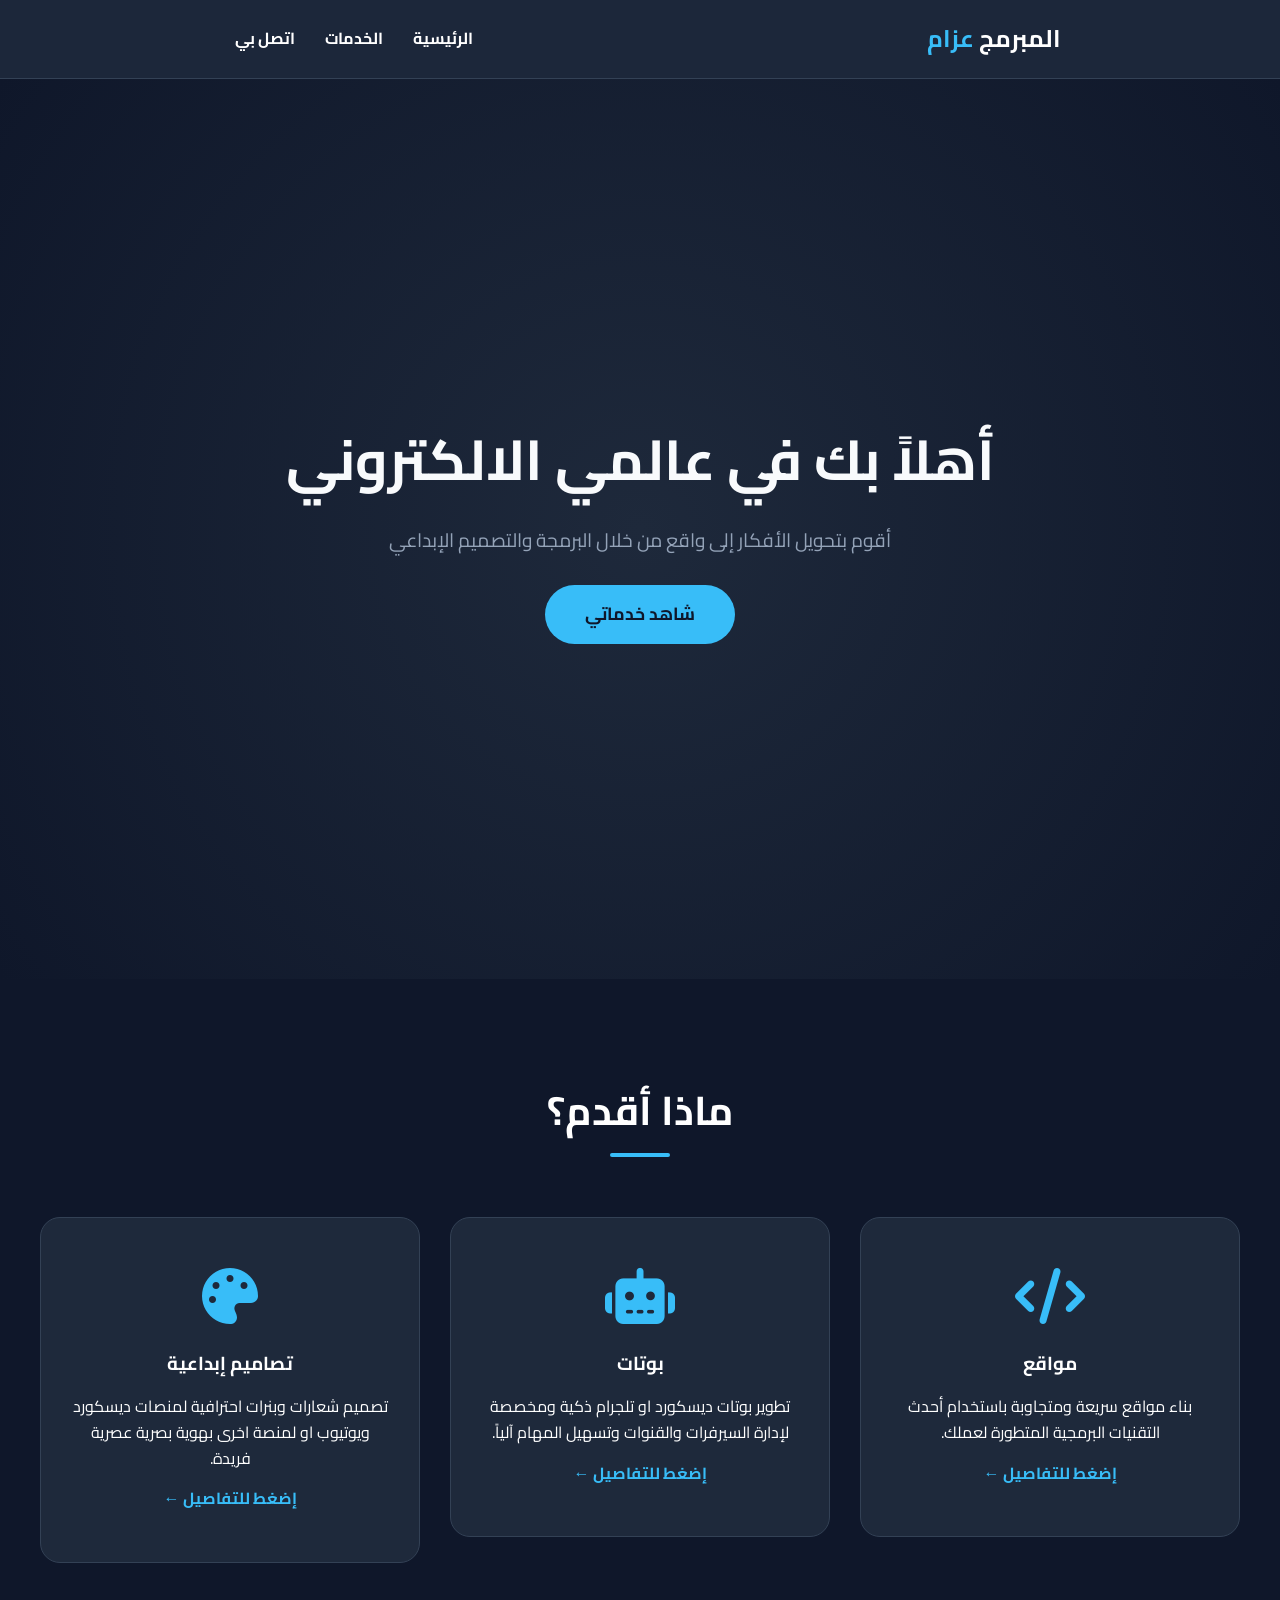
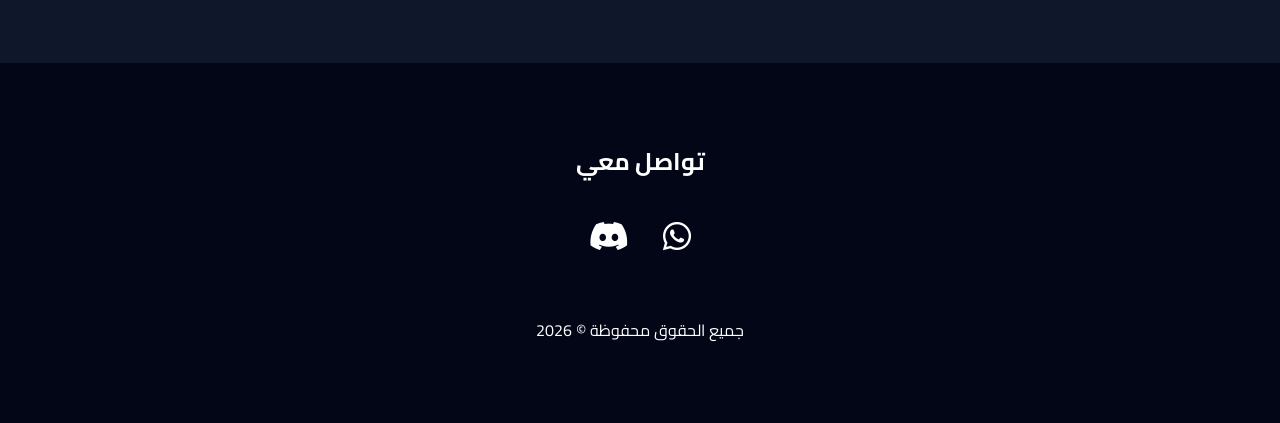
<file: index.html>
<!DOCTYPE html>
<html lang="ar" dir="rtl">
<head>
    <meta charset="UTF-8">
    <meta name="viewport" content="width=device-width, initial-scale=1.0">
    <title>موقع المطور عزام</title>
    <link rel="stylesheet" href="style.css">
    <link rel="stylesheet" href="https://cdnjs.cloudflare.com/ajax/libs/font-awesome/6.4.0/css/all.min.css">
    <link href="https://fonts.googleapis.com/css2?family=Cairo:wght@400;700&display=swap" rel="stylesheet">
    <style>
        .service-link { text-decoration: none; color: inherit; display: block; }
        .service-box:hover { cursor: pointer; border-color: #38bdf8; }
        
        .social-icons a {
            color: white;
            font-size: 2rem;
            margin: 0 15px;
            transition: 0.3s;
            text-decoration: none;
            display: inline-block;
        }
        .social-icons a:hover {
            color: #38bdf8;
            transform: scale(1.2);
        }
    </style>
</head>
<body>

    <nav class="navbar">
        <div class="logo">المبرمج <span>عزام</span></div>
        <ul class="nav-links">
            <li><a href="#home">الرئيسية</a></li>
            <li><a href="#services">الخدمات</a></li>
            <li><a href="#contact">اتصل بي</a></li>
        </ul>
    </nav>

    <section id="home" class="hero">
        <div class="hero-content">
            <h1>أهلاً بك في عالمي الالكتروني</h1>
            <p>أقوم بتحويل الأفكار إلى واقع من خلال البرمجة والتصميم الإبداعي</p>
            <a href="#services" class="btn">شاهد خدماتي</a>
        </div>
    </section>

    <section id="services" class="services">
        <h2 class="section-title">ماذا أقدم؟</h2>
        <div class="services-container">
            
            <a href="service-web.html" class="service-link">
                <div class="service-box">
                    <i class="fas fa-code"></i>
                    <h3>مواقع</h3>
                    <p>بناء مواقع سريعة ومتجاوبة باستخدام أحدث التقنيات البرمجية المتطورة لعملك.</p>
                    <p style="color: #38bdf8; margin-top: 15px; font-weight: bold;">إضغط للتفاصيل ←</p>
                </div>
            </a>

            <a href="service-app.html" class="service-link">
                <div class="service-box">
                    <i class="fas fa-robot"></i>
                    <h3>بوتات</h3>
                    <p>تطوير بوتات ديسكورد او تلجرام ذكية ومخصصة لإدارة السيرفرات والقنوات وتسهيل المهام آلياً.</p>
                    <p style="color: #38bdf8; margin-top: 15px; font-weight: bold;">إضغط للتفاصيل ←</p>
                </div>
            </a>

            <a href="service-ui.html" class="service-link">
                <div class="service-box">
                    <i class="fas fa-palette"></i>
                    <h3>تصاميم إبداعية</h3>
                    <p>تصميم شعارات وبنرات احترافية لمنصات ديسكورد ويوتيوب او لمنصة اخرى بهوية بصرية عصرية فريدة.</p>
                    <p style="color: #38bdf8; margin-top: 15px; font-weight: bold;">إضغط للتفاصيل ←</p>
                </div>
            </a>

        </div>
    </section>

    <footer id="contact">
        <div class="footer-content">
            <h2>تواصل معي</h2>
            <div class="social-icons">
                <a href="https://wa.me/966578550197" target="_blank">
                    <i class="fab fa-whatsapp"></i>
                </a>
                
                <a href="https://discord.gg/mZqTnsrz4b" target="_blank">
                    <i class="fab fa-discord"></i>
                </a>
            </div>
            <br>
            <p>جميع الحقوق محفوظة &copy; 2026</p>
        </div>
    </footer>

</body>
</html>
</file>
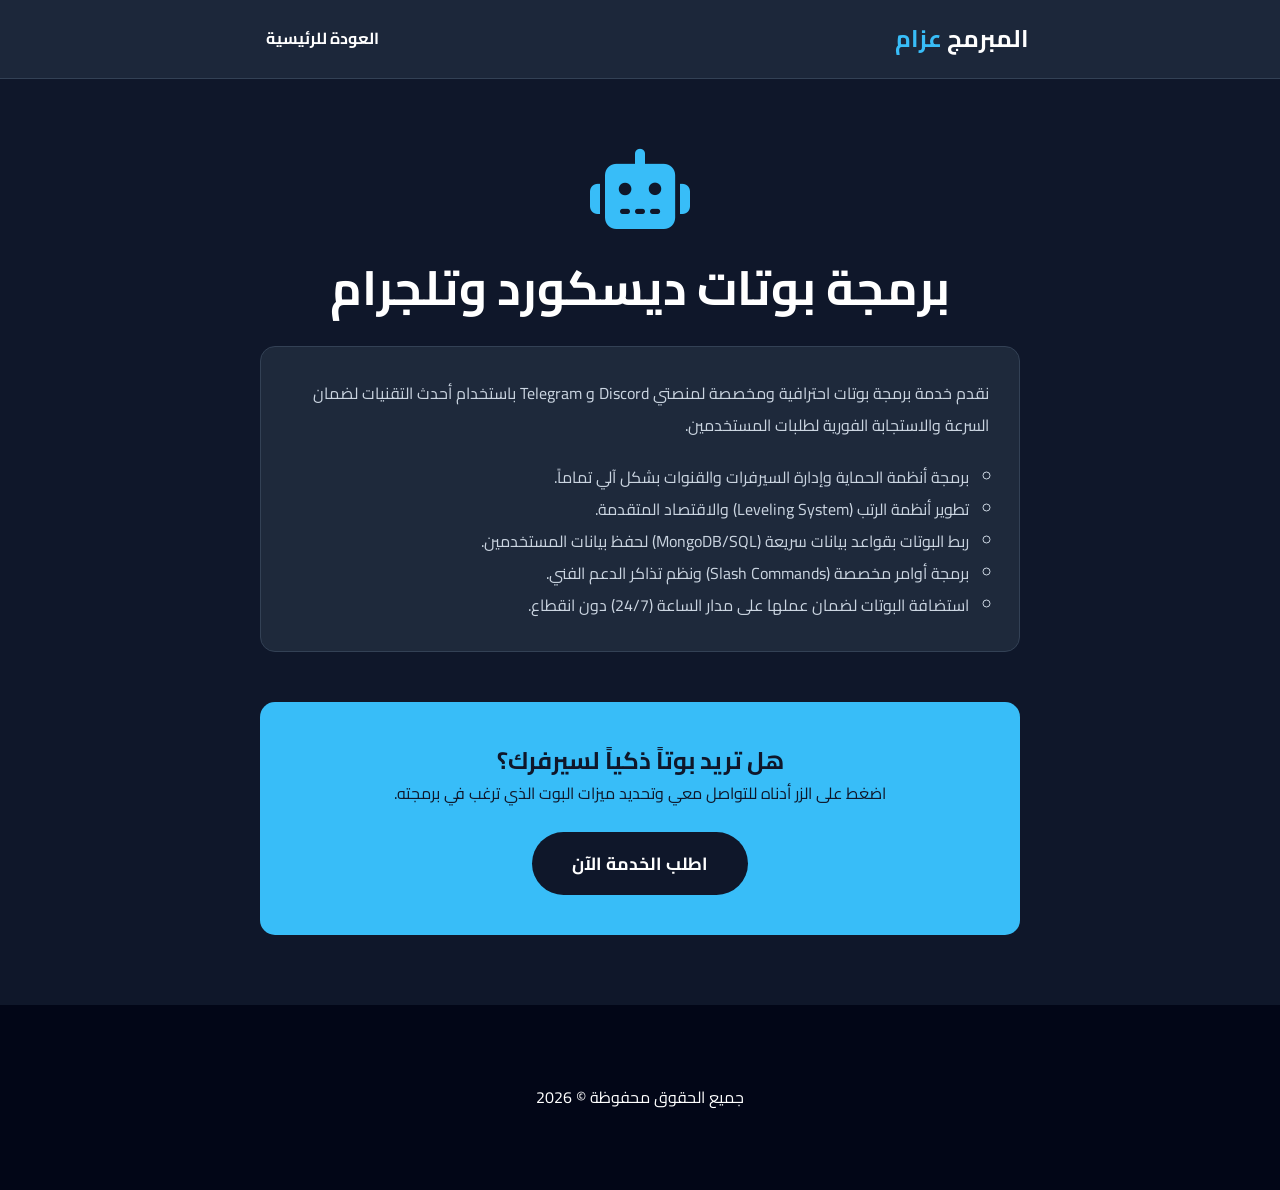
<file: service-app.html>
<!DOCTYPE html>
<html lang="ar" dir="rtl">
<head>
    <meta charset="UTF-8">
    <meta name="viewport" content="width=device-width, initial-scale=1.0">
    <title>خدمة برمجة البوتات الذكية</title>
    <link rel="stylesheet" href="style.css">
    <link rel="stylesheet" href="https://cdnjs.cloudflare.com/ajax/libs/font-awesome/6.4.0/css/all.min.css">
    <link href="https://fonts.googleapis.com/css2?family=Cairo:wght@400;700&display=swap" rel="stylesheet">
    <style>
        /* تنسيق النافذة المنبثقة (Modal) */
        .modal {
            display: none; 
            position: fixed;
            z-index: 2000;
            left: 0;
            top: 0;
            width: 100%;
            height: 100%;
            background-color: rgba(0,0,0,0.8); 
            backdrop-filter: blur(5px);
        }

        .modal-content {
            background-color: #1e293b;
            margin: 15% auto;
            padding: 30px;
            border: 2px solid #38bdf8;
            width: 90%;
            max-width: 400px;
            border-radius: 20px;
            text-align: center;
            position: relative;
            animation: slideDown 0.4s ease-out;
        }

        @keyframes slideDown {
            from { transform: translateY(-50px); opacity: 0; }
            to { transform: translateY(0); opacity: 1; }
        }

        .close-btn {
            position: absolute;
            top: 10px;
            left: 15px;
            color: #94a3b8;
            font-size: 28px;
            font-weight: bold;
            cursor: pointer;
        }

        .close-btn:hover { color: #fff; }

        .contact-info {
            margin-top: 20px;
            font-size: 1.2rem;
        }

        .contact-link {
            text-decoration: none;
            display: block;
            margin: 10px 0;
        }

        .contact-item {
            background: #0f172a;
            padding: 15px;
            border-radius: 10px;
            display: flex;
            align-items: center;
            justify-content: center;
            gap: 10px;
            color: #38bdf8;
            font-weight: bold;
            border: 1px solid #334155;
            transition: 0.3s;
        }

        .contact-item:hover {
            background: #232f44;
            border-color: #38bdf8;
            transform: scale(1.02);
        }
    </style>
</head>
<body>

    <nav class="navbar">
        <div class="logo"><a href="index.html" style="text-decoration: none; color: inherit;">المبرمج <span>عزام</span></a></div>
        <ul class="nav-links">
            <li><a href="index.html">العودة للرئيسية</a></li>
        </ul>
    </nav>

    <section class="service-details">
        <div class="container" style="max-width: 800px; margin: 50px auto; padding: 20px; text-align: center;">
            <i class="fas fa-robot" style="font-size: 5rem; color: #38bdf8; margin-bottom: 20px;"></i>
            <h1 style="font-size: 3rem; margin-bottom: 20px;">برمجة بوتات ديسكورد وتلجرام</h1>
            
            <div class="description" style="text-align: right; background: #1e293b; padding: 30px; border-radius: 15px; line-height: 2; color: #cbd5e1; border: 1px solid #334155;">
                <p>نقدم خدمة برمجة بوتات احترافية ومخصصة لمنصتي Discord و Telegram باستخدام أحدث التقنيات لضمان السرعة والاستجابة الفورية لطلبات المستخدمين.</p>
                <ul style="margin-top: 20px; list-style: circle; padding-right: 20px;">
                    <li>برمجة أنظمة الحماية وإدارة السيرفرات والقنوات بشكل آلي تماماً.</li>
                    <li>تطوير أنظمة الرتب (Leveling System) والاقتصاد المتقدمة.</li>
                    <li>ربط البوتات بقواعد بيانات سريعة (MongoDB/SQL) لحفظ بيانات المستخدمين.</li>
                    <li>برمجة أوامر مخصصة (Slash Commands) ونظم تذاكر الدعم الفني.</li>
                    <li>استضافة البوتات لضمان عملها على مدار الساعة (24/7) دون انقطاع.</li>
                </ul>
            </div>

            <div class="order-section" style="margin-top: 50px; background: #38bdf8; padding: 40px; border-radius: 15px; color: #0f172a;">
                <h2>هل تريد بوتاً ذكياً لسيرفرك؟</h2>
                <p>اضغط على الزر أدناه للتواصل معي وتحديد ميزات البوت الذي ترغب في برمجته.</p>
                <br>
                <button id="orderBtn" class="btn" style="background: #0f172a; color: white; border: none; font-family: 'Cairo'; cursor: pointer;">اطلب الخدمة الآن</button>
            </div>
        </div>
    </section>

    <div id="contactModal" class="modal">
        <div class="modal-content">
            <span class="close-btn">&times;</span>
            <h2 style="color: #fff;">معلومات التواصل</h2>
            <p style="color: #94a3b8;">تواصل معي لطلب برمجة بوتك الخاص:</p>
            
            <div class="contact-info">
                <a href="https://wa.me/966578550197" target="_blank" class="contact-link">
                    <div class="contact-item">
                        <i class="fab fa-whatsapp"></i>
                        <span>واتساب</span>
                    </div>
                </a>

                <a href="https://discord.gg/mZqTnsrz4b" target="_blank" class="contact-link">
                    <div class="contact-item">
                        <i class="fab fa-discord"></i>
                        <span>ديسكورد</span>
                    </div>
                </a>
            </div>
            
            <p style="margin-top: 15px; font-size: 0.8rem; color: #64748b;">سيتم الرد عليك لمناقشة فكرة البوت وتفاصيل برمجته!</p>
        </div>
    </div>

    <footer>
        <p>جميع الحقوق محفوظة &copy; 2026</p>
    </footer>

    <script>
        var modal = document.getElementById("contactModal");
        var btn = document.getElementById("orderBtn");
        var span = document.getElementsByClassName("close-btn")[0];

        btn.onclick = function() {
            modal.style.display = "block";
        }

        span.onclick = function() {
            modal.style.display = "none";
        }

        window.onclick = function(event) {
            if (event.target == modal) {
                modal.style.display = "none";
            }
        }
    </script>

</body>
</html>
</file>
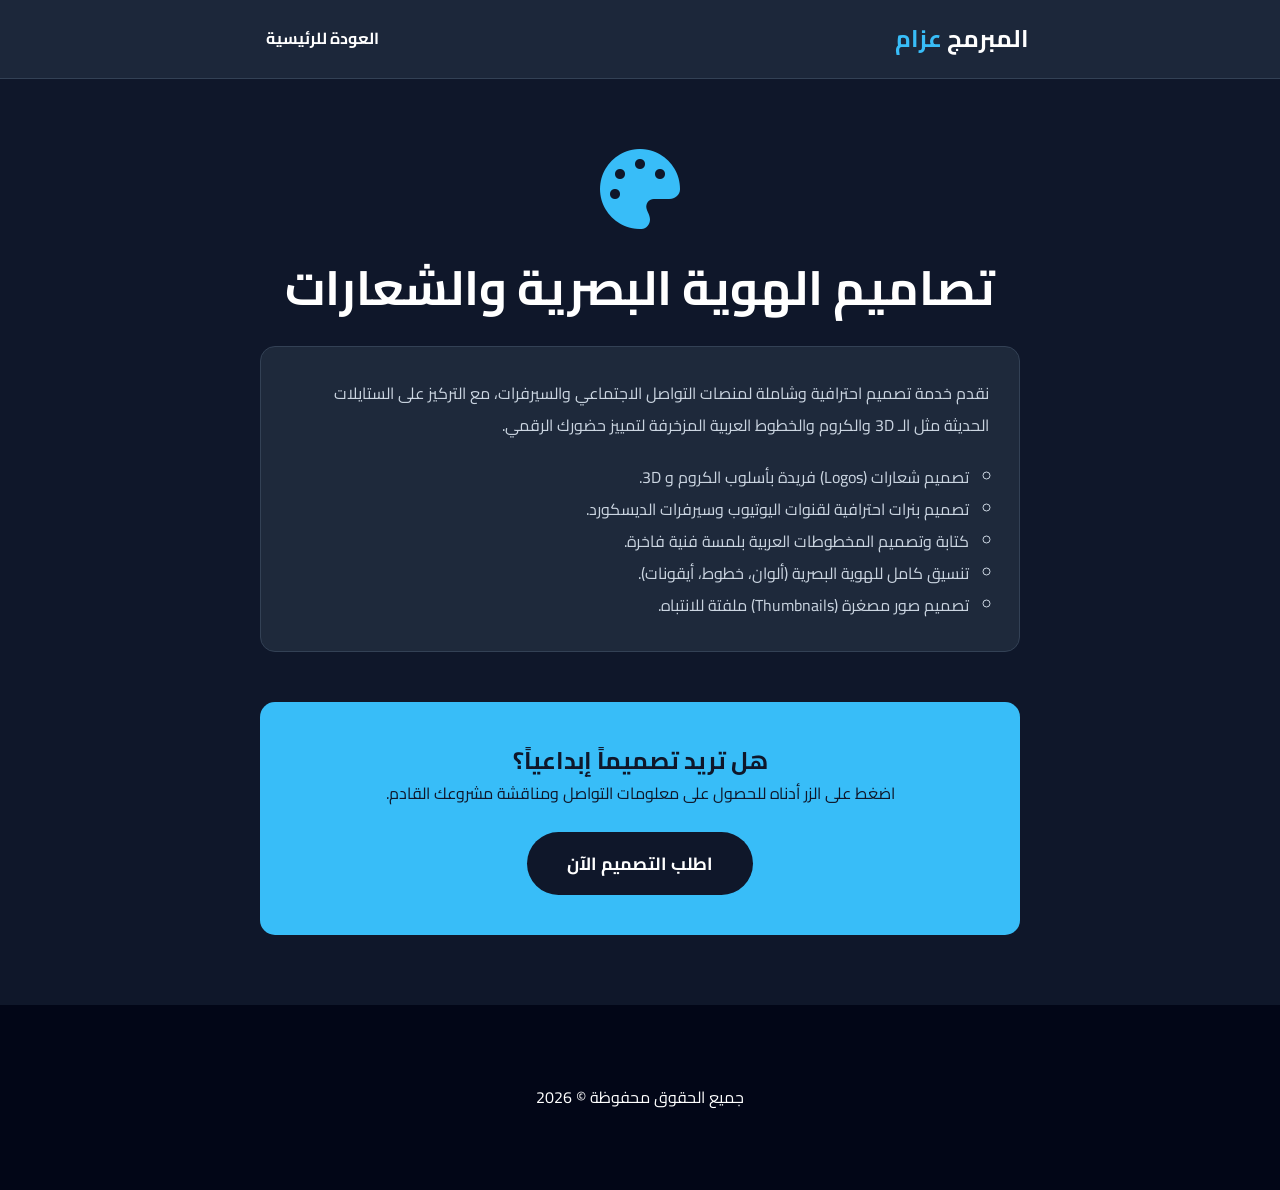
<file: service-ui.html>
<!DOCTYPE html>
<html lang="ar" dir="rtl">
<head>
    <meta charset="UTF-8">
    <meta name="viewport" content="width=device-width, initial-scale=1.0">
    <title>خدمة التصاميم الإبداعية</title>
    <link rel="stylesheet" href="style.css">
    <link rel="stylesheet" href="https://cdnjs.cloudflare.com/ajax/libs/font-awesome/6.4.0/css/all.min.css">
    <link href="https://fonts.googleapis.com/css2?family=Cairo:wght@400;700&display=swap" rel="stylesheet">
    <style>
        .modal {
            display: none; 
            position: fixed;
            z-index: 2000;
            left: 0;
            top: 0;
            width: 100%;
            height: 100%;
            background-color: rgba(0,0,0,0.8); 
            backdrop-filter: blur(5px);
        }

        .modal-content {
            background-color: #1e293b;
            margin: 15% auto;
            padding: 30px;
            border: 2px solid #38bdf8;
            width: 90%;
            max-width: 400px;
            border-radius: 20px;
            text-align: center;
            position: relative;
            animation: slideDown 0.4s ease-out;
        }

        @keyframes slideDown {
            from { transform: translateY(-50px); opacity: 0; }
            to { transform: translateY(0); opacity: 1; }
        }

        .close-btn {
            position: absolute;
            top: 10px;
            left: 15px;
            color: #94a3b8;
            font-size: 28px;
            font-weight: bold;
            cursor: pointer;
        }

        .close-btn:hover { color: #fff; }

        .contact-info {
            margin-top: 20px;
            font-size: 1.2rem;
        }

        .contact-link {
            text-decoration: none;
            display: block;
            margin: 10px 0;
        }

        .contact-item {
            background: #0f172a;
            padding: 15px;
            border-radius: 10px;
            display: flex;
            align-items: center;
            justify-content: center;
            gap: 10px;
            color: #38bdf8;
            font-weight: bold;
            border: 1px solid #334155;
            transition: 0.3s;
        }

        .contact-item:hover {
            background: #232f44;
            border-color: #38bdf8;
            transform: scale(1.02);
        }
    </style>
</head>
<body>

    <nav class="navbar">
        <div class="logo"><a href="index.html" style="text-decoration: none; color: inherit;">المبرمج <span>عزام</span></a></div>
        <ul class="nav-links">
            <li><a href="index.html">العودة للرئيسية</a></li>
        </ul>
    </nav>

    <section class="service-details">
        <div class="container" style="max-width: 800px; margin: 50px auto; padding: 20px; text-align: center;">
            <i class="fas fa-palette" style="font-size: 5rem; color: #38bdf8; margin-bottom: 20px;"></i>
            <h1 style="font-size: 3rem; margin-bottom: 20px;">تصاميم الهوية البصرية والشعارات</h1>
            
            <div class="description" style="text-align: right; background: #1e293b; padding: 30px; border-radius: 15px; line-height: 2; color: #cbd5e1; border: 1px solid #334155;">
                <p>نقدم خدمة تصميم احترافية وشاملة لمنصات التواصل الاجتماعي والسيرفرات، مع التركيز على الستايلات الحديثة مثل الـ 3D والكروم والخطوط العربية المزخرفة لتمييز حضورك الرقمي.</p>
                <ul style="margin-top: 20px; list-style: circle; padding-right: 20px;">
                    <li>تصميم شعارات (Logos) فريدة بأسلوب الكروم و 3D.</li>
                    <li>تصميم بنرات احترافية لقنوات اليوتيوب وسيرفرات الديسكورد.</li>
                    <li>كتابة وتصميم المخطوطات العربية بلمسة فنية فاخرة.</li>
                    <li>تنسيق كامل للهوية البصرية (ألوان، خطوط، أيقونات).</li>
                    <li>تصميم صور مصغرة (Thumbnails) ملفتة للانتباه.</li>
                </ul>
            </div>

            <div class="order-section" style="margin-top: 50px; background: #38bdf8; padding: 40px; border-radius: 15px; color: #0f172a;">
                <h2>هل تريد تصميماً إبداعياً؟</h2>
                <p>اضغط على الزر أدناه للحصول على معلومات التواصل ومناقشة مشروعك القادم.</p>
                <br>
                <button id="orderBtn" class="btn" style="background: #0f172a; color: white; border: none; font-family: 'Cairo'; cursor: pointer;">اطلب التصميم الآن</button>
            </div>
        </div>
    </section>

    <div id="contactModal" class="modal">
        <div class="modal-content">
            <span class="close-btn">&times;</span>
            <h2 style="color: #fff;">معلومات التواصل</h2>
            <p style="color: #94a3b8;">اضغط على الوسيلة المفضلة لديك:</p>
            
            <div class="contact-info">
                <a href="https://wa.me/966578550197" target="_blank" class="contact-link">
                    <div class="contact-item">
                        <i class="fab fa-whatsapp"></i>
                        <span>واتساب</span>
                    </div>
                </a>

                <a href="https://discord.gg/mZqTnsrz4b" target="_blank" class="contact-link">
                    <div class="contact-item">
                        <i class="fab fa-discord"></i>
                        <span>ديسكورد</span>
                    </div>
                </a>
            </div>
            
            <p style="margin-top: 15px; font-size: 0.8rem; color: #64748b;">سأقوم بالرد عليك لمناقشة تفاصيل التصميم!</p>
        </div>
    </div>

    <footer>
        <p>جميع الحقوق محفوظة &copy; 2026</p>
    </footer>

    <script>
        var modal = document.getElementById("contactModal");
        var btn = document.getElementById("orderBtn");
        var span = document.getElementsByClassName("close-btn")[0];

        btn.onclick = function() {
            modal.style.display = "block";
        }

        span.onclick = function() {
            modal.style.display = "none";
        }

        window.onclick = function(event) {
            if (event.target == modal) {
                modal.style.display = "none";
            }
        }
    </script>

</body>
</html>
</file>
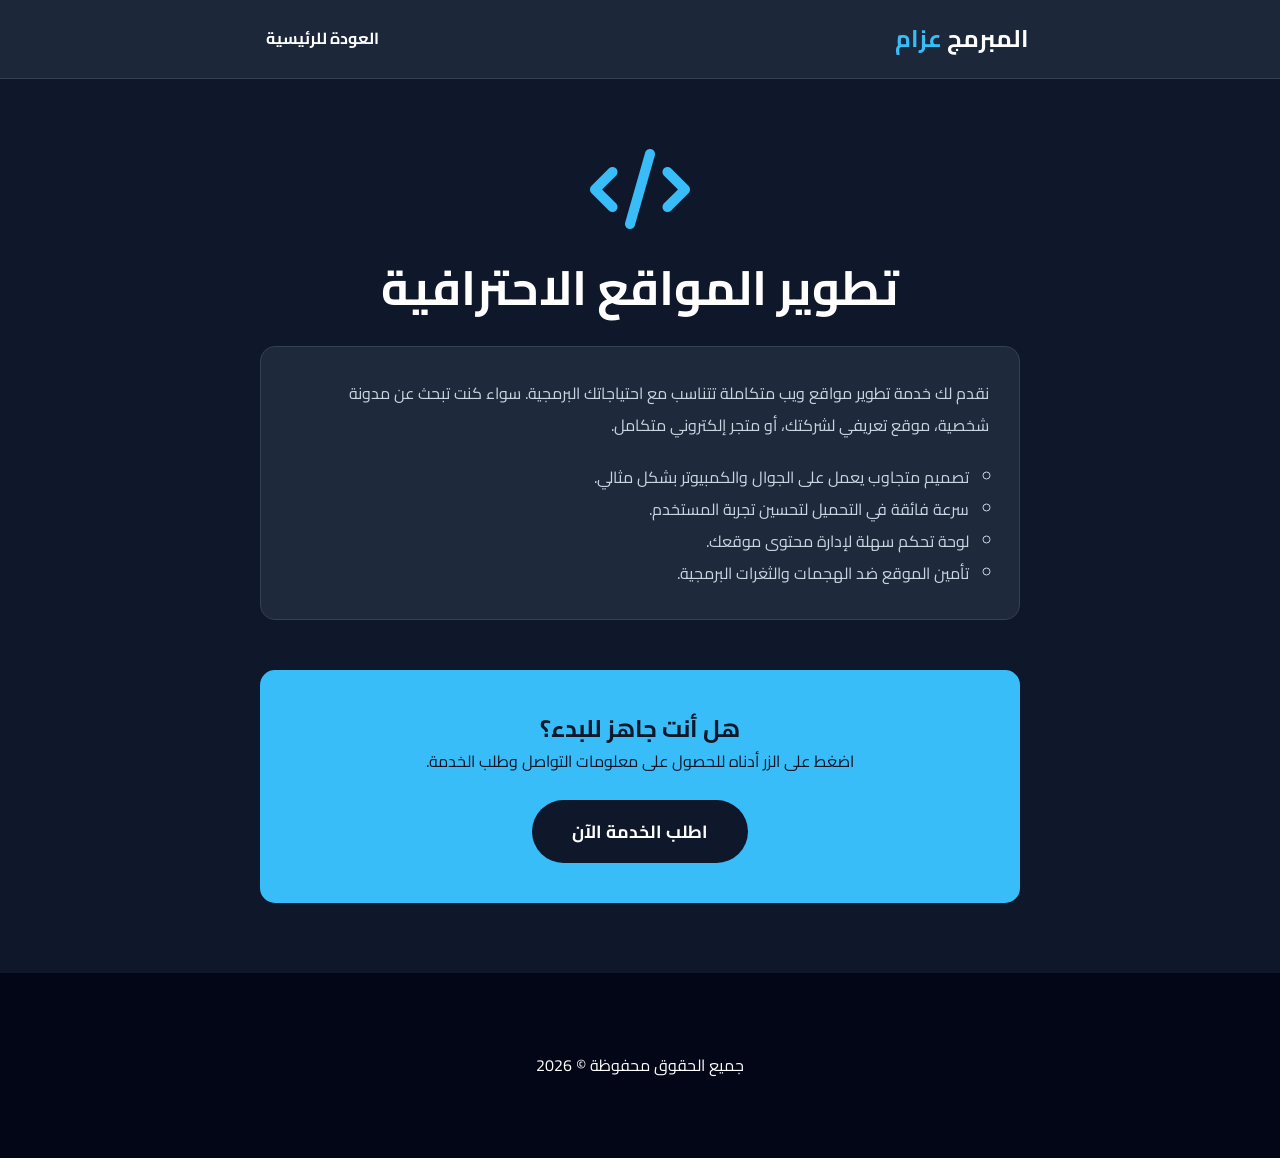
<file: service-web.html>
<!DOCTYPE html>
<html lang="ar" dir="rtl">
<head>
    <meta charset="UTF-8">
    <meta name="viewport" content="width=device-width, initial-scale=1.0">
    <title>خدمة تطوير المواقع</title>
    <link rel="stylesheet" href="style.css">
    <link rel="stylesheet" href="https://cdnjs.cloudflare.com/ajax/libs/font-awesome/6.4.0/css/all.min.css">
    <link href="https://fonts.googleapis.com/css2?family=Cairo:wght@400;700&display=swap" rel="stylesheet">
    <style>
        /* تنسيق النافذة المنبثقة (Modal) */
        .modal {
            display: none; /* مخفية في البداية */
            position: fixed;
            z-index: 2000;
            left: 0;
            top: 0;
            width: 100%;
            height: 100%;
            background-color: rgba(0,0,0,0.8); /* خلفية سوداء شفافة */
            backdrop-filter: blur(5px);
        }

        .modal-content {
            background-color: #1e293b;
            margin: 15% auto;
            padding: 30px;
            border: 2px solid #38bdf8;
            width: 90%;
            max-width: 400px;
            border-radius: 20px;
            text-align: center;
            position: relative;
            animation: slideDown 0.4s ease-out;
        }

        @keyframes slideDown {
            from { transform: translateY(-50px); opacity: 0; }
            to { transform: translateY(0); opacity: 1; }
        }

        .close-btn {
            position: absolute;
            top: 10px;
            left: 15px;
            color: #94a3b8;
            font-size: 28px;
            font-weight: bold;
            cursor: pointer;
        }

        .close-btn:hover { color: #fff; }

        .contact-info {
            margin-top: 20px;
            font-size: 1.2rem;
        }

        /* تنسيق روابط التواصل داخل النافذة */
        .contact-link {
            text-decoration: none;
            display: block;
            margin: 10px 0;
        }

        .contact-item {
            background: #0f172a;
            padding: 15px;
            border-radius: 10px;
            display: flex;
            align-items: center;
            justify-content: center;
            gap: 10px;
            color: #38bdf8;
            font-weight: bold;
            border: 1px solid #334155;
            transition: 0.3s;
        }

        .contact-item:hover {
            background: #232f44;
            border-color: #38bdf8;
            transform: scale(1.02);
        }
    </style>
</head>
<body>

    <nav class="navbar">
        <div class="logo"><a href="index.html" style="text-decoration: none; color: inherit;">المبرمج <span>عزام</span></a></div>
        <ul class="nav-links">
            <li><a href="index.html">العودة للرئيسية</a></li>
        </ul>
    </nav>

    <section class="service-details">
        <div class="container" style="max-width: 800px; margin: 50px auto; padding: 20px; text-align: center;">
            <i class="fas fa-code" style="font-size: 5rem; color: #38bdf8; margin-bottom: 20px;"></i>
            <h1 style="font-size: 3rem; margin-bottom: 20px;">تطوير المواقع الاحترافية</h1>
            
            <div class="description" style="text-align: right; background: #1e293b; padding: 30px; border-radius: 15px; line-height: 2; color: #cbd5e1; border: 1px solid #334155;">
                <p>نقدم لك خدمة تطوير مواقع ويب متكاملة تتناسب مع احتياجاتك البرمجية. سواء كنت تبحث عن مدونة شخصية، موقع تعريفي لشركتك، أو متجر إلكتروني متكامل.</p>
                <ul style="margin-top: 20px; list-style: circle; padding-right: 20px;">
                    <li>تصميم متجاوب يعمل على الجوال والكمبيوتر بشكل مثالي.</li>
                    <li>سرعة فائقة في التحميل لتحسين تجربة المستخدم.</li>
                    <li>لوحة تحكم سهلة لإدارة محتوى موقعك.</li>
                    <li>تأمين الموقع ضد الهجمات والثغرات البرمجية.</li>
                </ul>
            </div>

            <div class="order-section" style="margin-top: 50px; background: #38bdf8; padding: 40px; border-radius: 15px; color: #0f172a;">
                <h2>هل أنت جاهز للبدء؟</h2>
                <p>اضغط على الزر أدناه للحصول على معلومات التواصل وطلب الخدمة.</p>
                <br>
                <button id="orderBtn" class="btn" style="background: #0f172a; color: white; border: none; font-family: 'Cairo';">اطلب الخدمة الآن</button>
            </div>
        </div>
    </section>

    <div id="contactModal" class="modal">
        <div class="modal-content">
            <span class="close-btn">&times;</span>
            <h2 style="color: #fff;">معلومات التواصل</h2>
            <p style="color: #94a3b8;">اضغط على الوسيلة المفضلة لديك:</p>
            
            <div class="contact-info">
                <a href="https://wa.me/966578550197" target="_blank" class="contact-link">
                    <div class="contact-item">
                        <i class="fab fa-whatsapp"></i>
                        <span>واتساب</span>
                    </div>
                </a>

                <a href="https://discord.gg/mZqTnsrz4b" target="_blank" class="contact-link">
                    <div class="contact-item">
                        <i class="fab fa-discord"></i>
                        <span>ديسكورد</span>
                    </div>
                </a>
            </div>
            
            <p style="margin-top: 15px; font-size: 0.8rem; color: #64748b;">سأقوم بالرد عليك في أسرع وقت ممكن!</p>
        </div>
    </div>

    <footer>
        <p>جميع الحقوق محفوظة &copy; 2026</p>
    </footer>

    <script>
        var modal = document.getElementById("contactModal");
        var btn = document.getElementById("orderBtn");
        var span = document.getElementsByClassName("close-btn")[0];

        btn.onclick = function() {
            modal.style.display = "block";
        }

        span.onclick = function() {
            modal.style.display = "none";
        }

        window.onclick = function(event) {
            if (event.target == modal) {
                modal.style.display = "none";
            }
        }
    </script>

</body>
</html>
</file>
<file: style.css>
/* إعدادات الخطوط والصفحة */
* {
    margin: 0;
    padding: 0;
    box-sizing: border-box;
    font-family: 'Cairo', sans-serif;
}

/* أهم سطر لجعل الأزرار تنزل بنعومة */
html {
    scroll-behavior: smooth;
}

body {
    background-color: #0f172a;
    color: #ffffff;
    line-height: 1.6;
    overflow-x: hidden;
}

/* شريط التنقل */
.navbar {
    display: flex;
    justify-content: space-around;
    align-items: center;
    background: rgba(30, 41, 59, 0.95);
    padding: 20px 0;
    position: sticky;
    top: 0;
    z-index: 1000;
    backdrop-filter: blur(10px);
    border-bottom: 1px solid #334155;
}

.logo {
    font-size: 1.5rem;
    font-weight: bold;
}

.logo span {
    color: #38bdf8;
}

.nav-links {
    display: flex;
    list-style: none;
}

.nav-links li a {
    color: white;
    text-decoration: none;
    margin: 0 15px;
    font-weight: bold;
    transition: 0.3s;
}

.nav-links li a:hover {
    color: #38bdf8;
}

/* القسم الرئيسي (Hero) */
.hero {
    height: 100vh;
    display: flex;
    align-items: center;
    justify-content: center;
    text-align: center;
    background: radial-gradient(circle at center, #1e293b 0%, #0f172a 100%);
    padding: 0 20px;
}

.hero h1 {
    font-size: clamp(2rem, 5vw, 3.5rem);
    margin-bottom: 20px;
    color: #f8fafc;
}

.hero p {
    font-size: 1.2rem;
    max-width: 600px;
    margin: 0 auto 30px;
    color: #94a3b8;
}

/* تنسيق الأزرار وتفاعلها */
.btn {
    display: inline-block;
    padding: 15px 40px;
    background: #38bdf8;
    color: #0f172a;
    text-decoration: none;
    border-radius: 50px;
    font-weight: bold;
    font-size: 1.1rem;
    transition: all 0.3s ease;
    cursor: pointer;
    border: none;
}

.btn:hover {
    transform: translateY(-5px);
    background: #ffffff;
    box-shadow: 0 10px 20px rgba(56, 189, 248, 0.4);
}

.btn:active {
    transform: translateY(0);
}

/* قسم الخدمات */
.services {
    padding: 100px 20px;
    text-align: center;
    background-color: #0f172a;
}

.section-title {
    font-size: 2.5rem;
    margin-bottom: 60px;
    position: relative;
}

.section-title::after {
    content: '';
    display: block;
    width: 60px;
    height: 4px;
    background: #38bdf8;
    margin: 10px auto;
    border-radius: 2px;
}

.services-container {
    display: grid;
    grid-template-columns: repeat(auto-fit, minmax(300px, 1fr));
    gap: 30px;
    max-width: 1200px;
    margin: 0 auto;
}

.service-box {
    background: #1e293b;
    padding: 50px 30px;
    border-radius: 20px;
    transition: 0.4s ease;
    border: 1px solid #334155;
}

.service-box:hover {
    transform: translateY(-15px);
    border-color: #38bdf8;
    background: #232f44;
}

.service-box i {
    font-size: 3.5rem;
    color: #38bdf8;
    margin-bottom: 25px;
}

.service-box h3 {
    margin-bottom: 15px;
}

/* التذييل (Footer) */
footer {
    padding: 80px 20px;
    text-align: center;
    background: #020617;
}

.social-icons {
    margin: 30px 0;
}

.social-icons a {
    color: white;
    font-size: 1.8rem;
    margin: 0 15px;
    transition: 0.3s;
}

.social-icons a:hover {
    color: #38bdf8;
    transform: scale(1.2);
    display: inline-block;
}

/* استجابة للهواتف */
@media (max-width: 768px) {
    .nav-links {
        display: none; /* لإخفاء القائمة في الجوال لتبسيط الكود حالياً */
    }
    .hero h1 {
        font-size: 2.5rem;
    }
}
</file>
